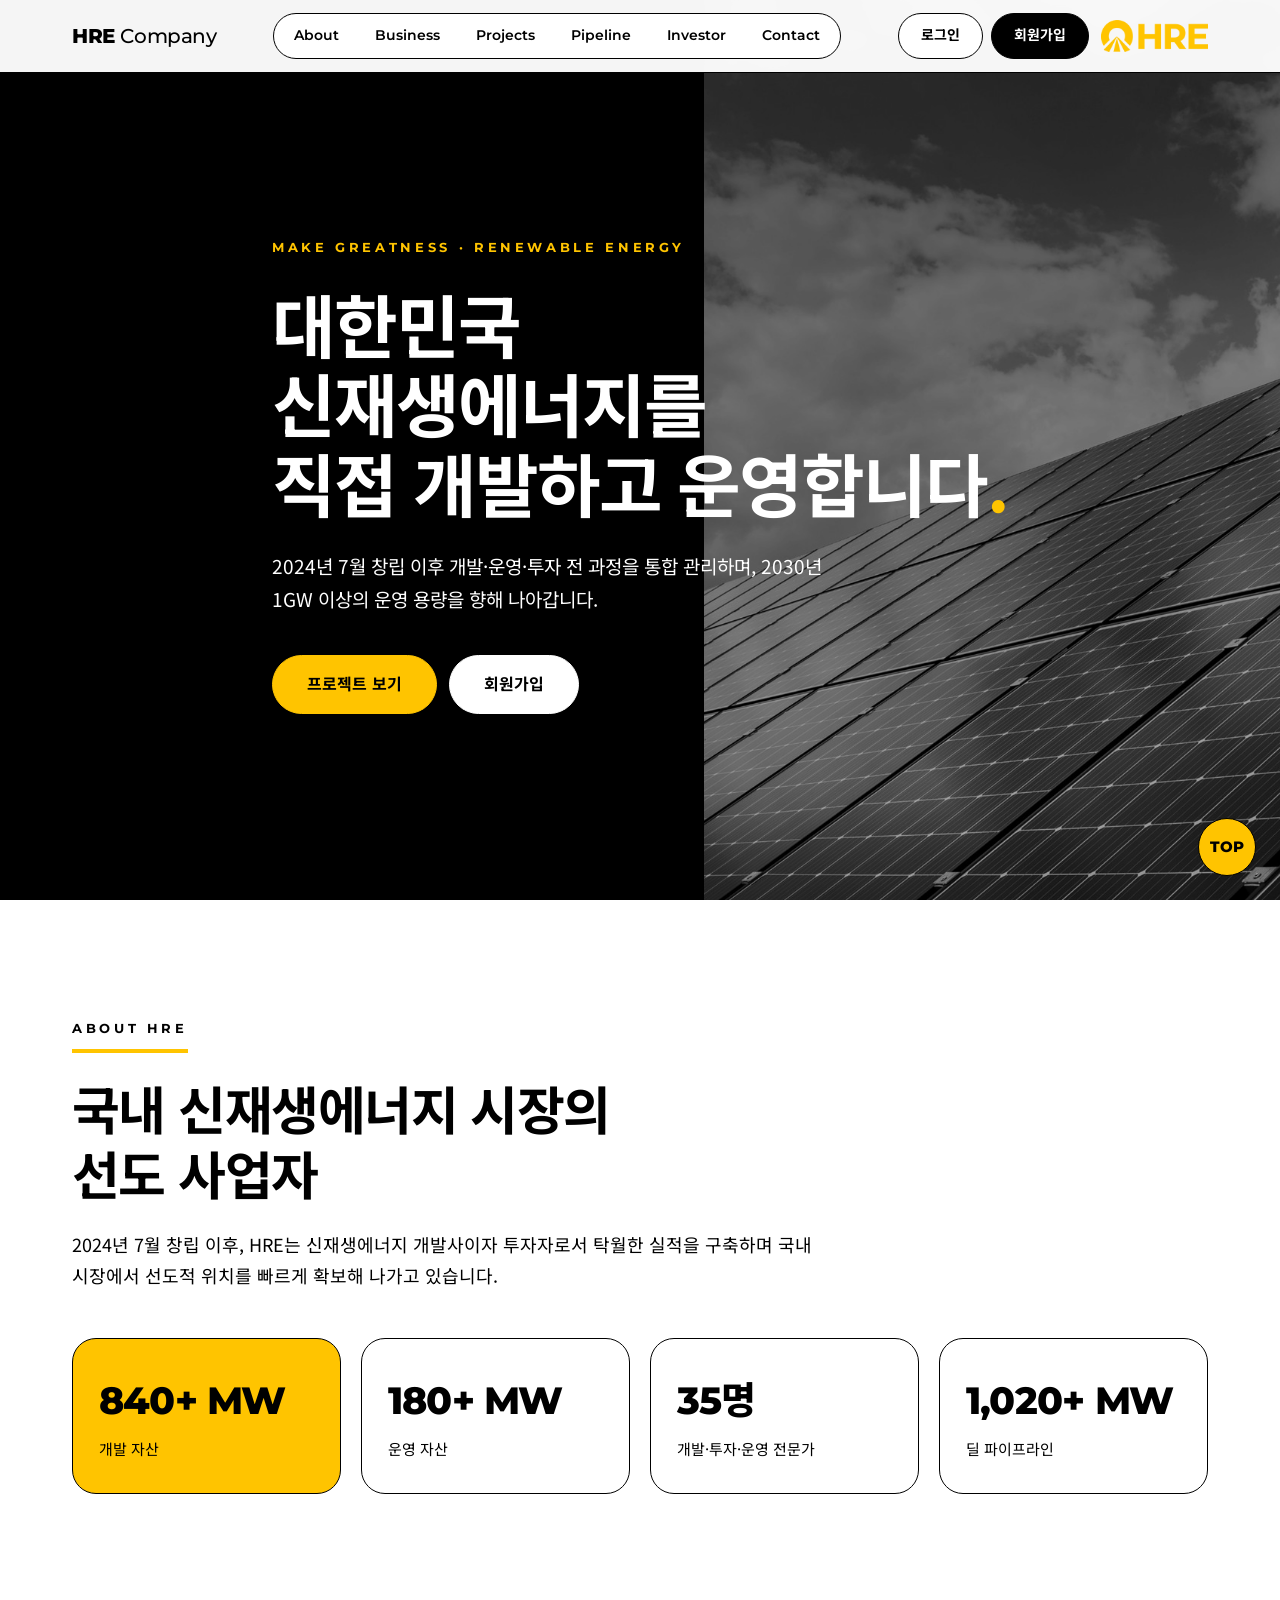
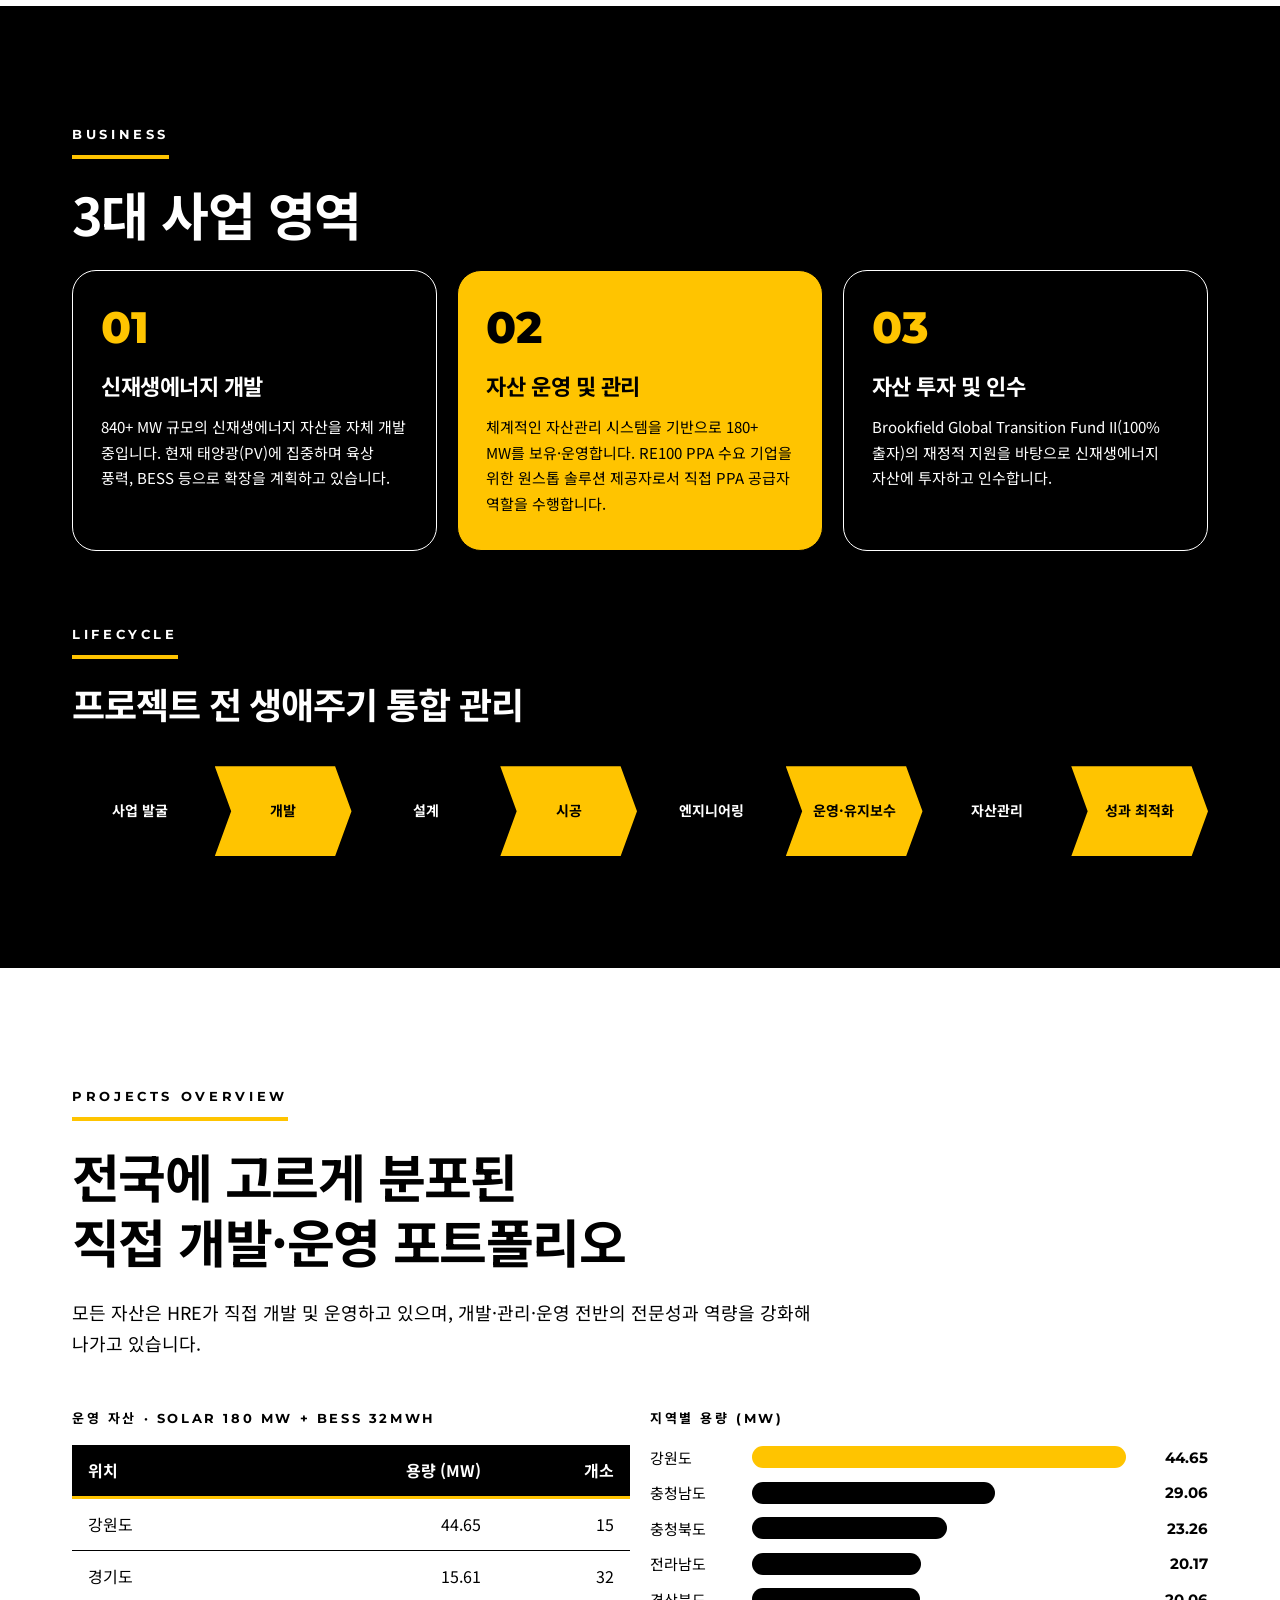
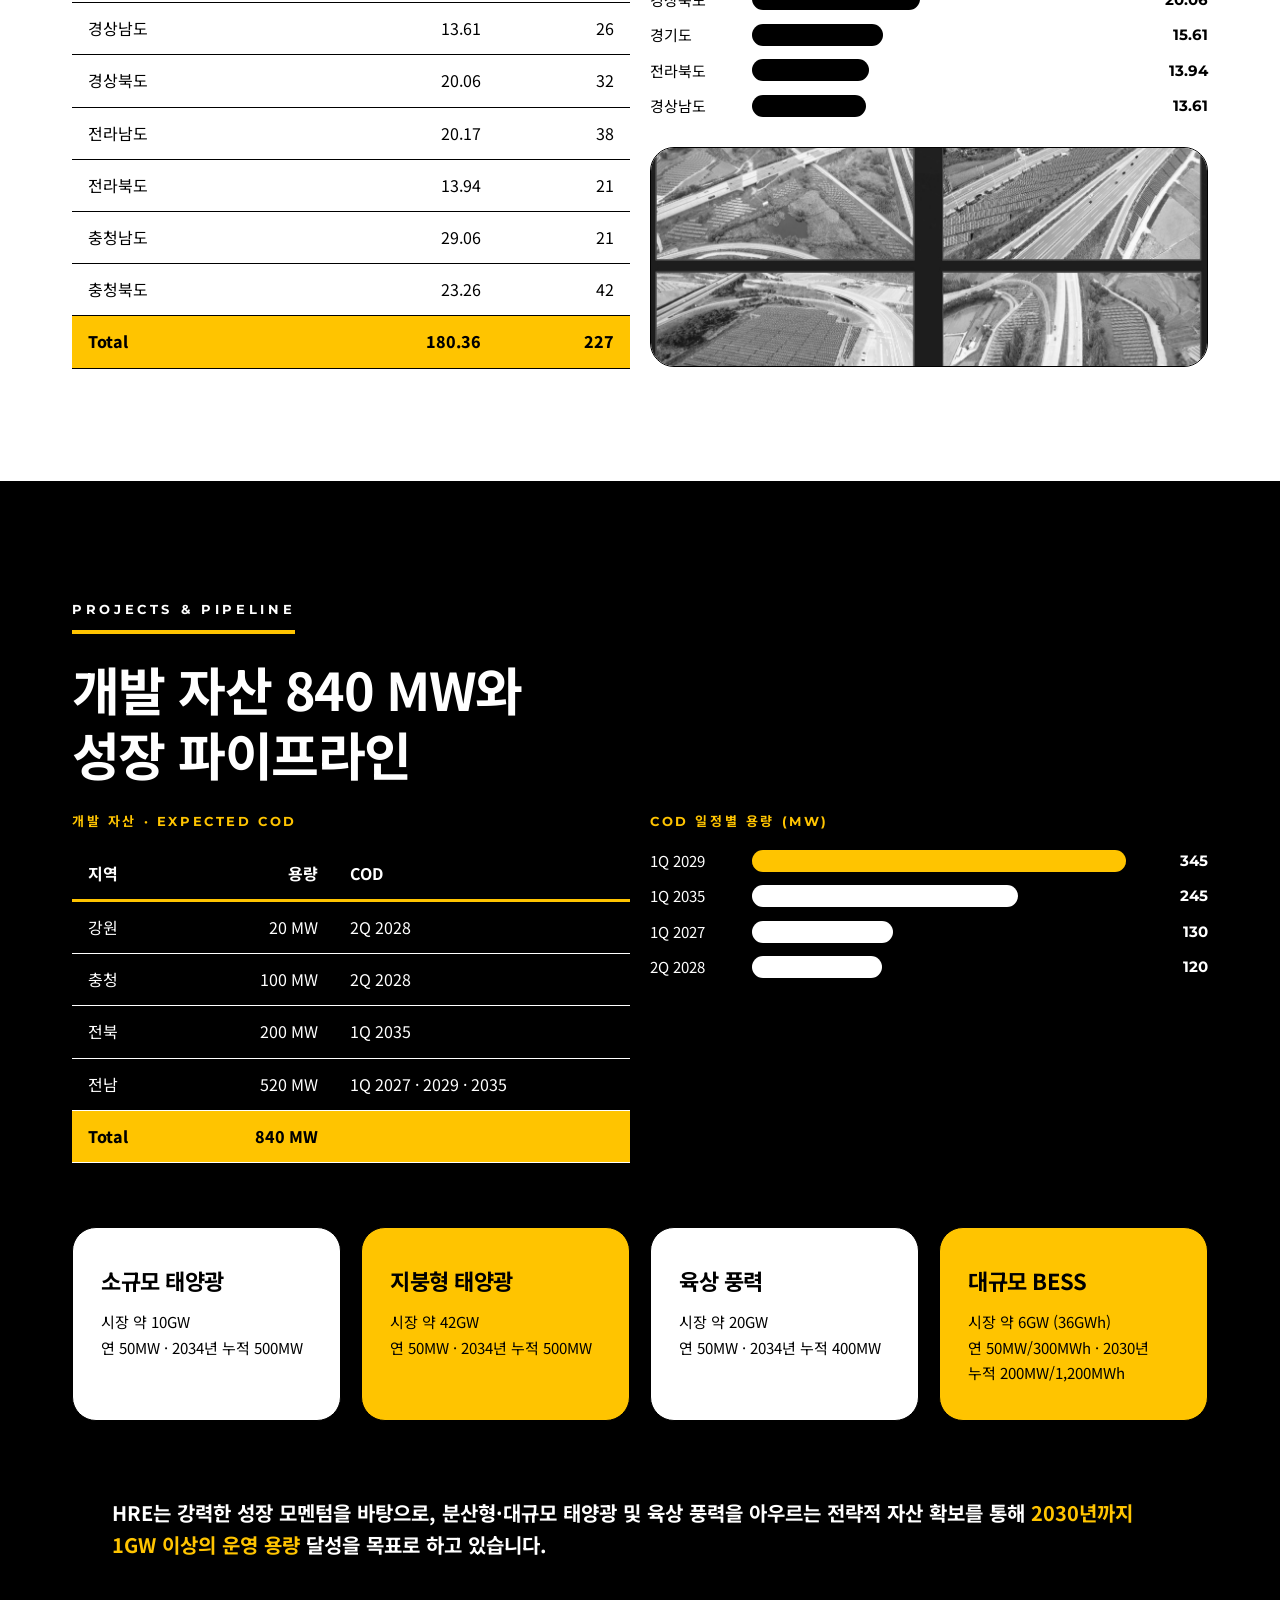
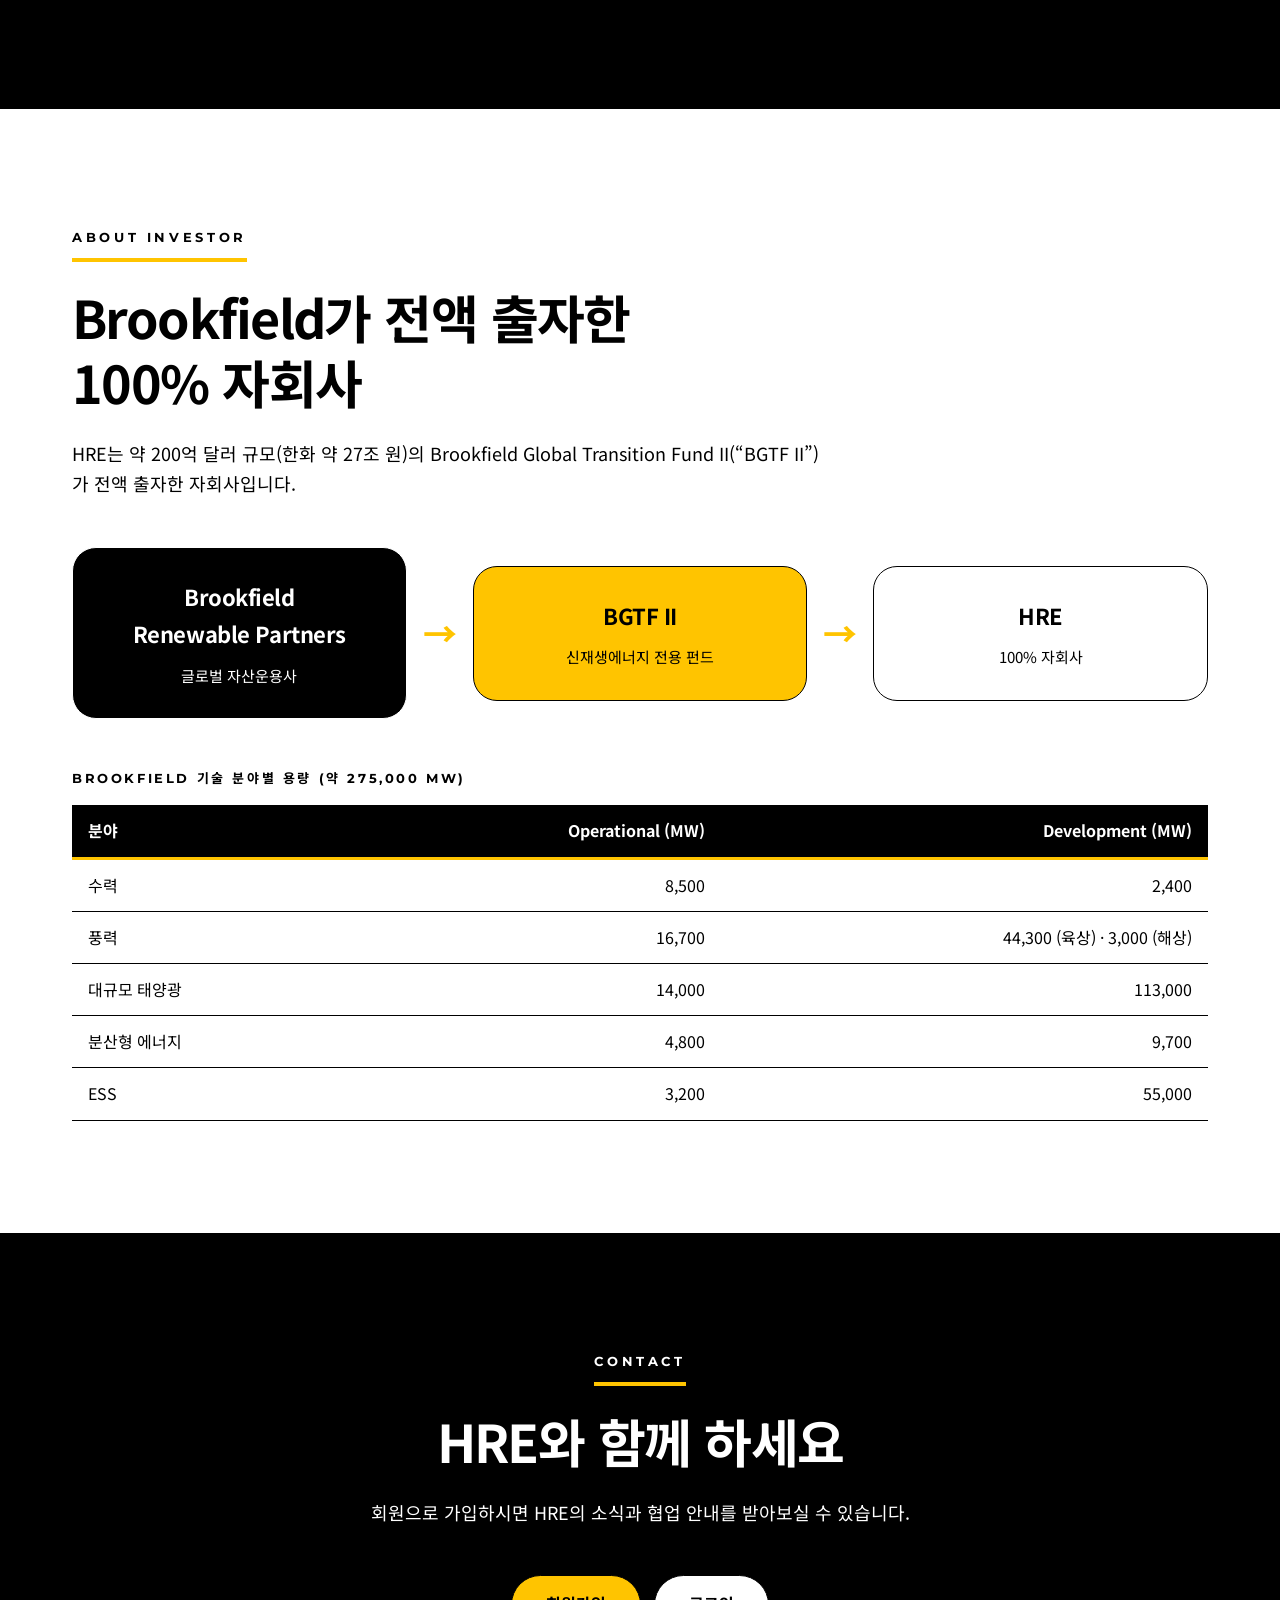
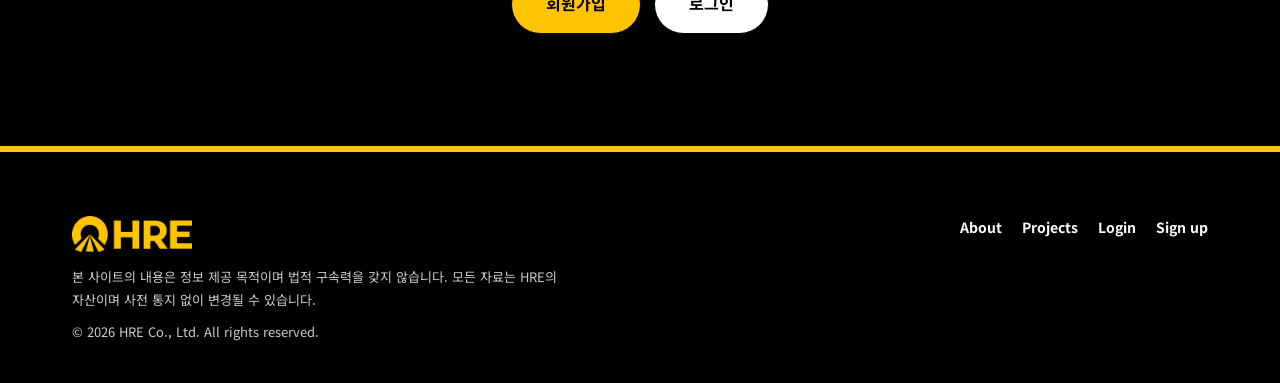
<file: index.html>
<!doctype html>
<html lang="ko">
<head>
<meta charset="utf-8">
<meta name="viewport" content="width=device-width,initial-scale=1">
<title>HRE | 신재생에너지 개발 · 운영 · 투자</title>
<meta name="description" content="HRE는 신재생에너지 개발사이자 투자자로서 국내 신재생에너지 시장의 선도적 위치를 확보해 나가고 있습니다.">
<link rel="icon" href="assets/img/hre-logo.png">
<link rel="preconnect" href="https://fonts.googleapis.com">
<link href="https://fonts.googleapis.com/css2?family=Montserrat:wght@500;600;700;800&family=Noto+Sans+KR:wght@400;500;700&display=swap" rel="stylesheet">
<link rel="stylesheet" href="css/style.css">
</head>
<body>

<header class="hdr">
  <div class="wrap">
    <a class="brand" href="#top">HRE <span>Company</span></a>
    <nav class="nav" id="nav" aria-label="주요 메뉴">
      <a href="#about">About</a>
      <a href="#business">Business</a>
      <a href="#projects">Projects</a>
      <a href="#pipeline">Pipeline</a>
      <a href="#investor">Investor</a>
      <a href="#contact">Contact</a>
    </nav>
    <div class="hdr-right">
      <div class="auth" id="authArea">
        <a class="btn" href="login.html">로그인</a>
        <a class="btn k" href="signup.html">회원가입</a>
      </div>
      <button class="menu-btn" id="menuBtn" aria-label="메뉴 열기">☰</button>
      <a class="hdr-logo" href="#top"><img src="assets/img/hre-logo.png" alt="HRE 로고"></a>
    </div>
  </div>
</header>

<main id="top">
<section class="hero">
  <div class="wrap">
    <p class="kicker">Make Greatness · Renewable Energy</p>
    <h1>대한민국<br>신재생에너지를<br>직접 개발하고 운영합니다<em>.</em></h1>
    <p class="lead">2024년 7월 창립 이후 개발·운영·투자 전 과정을 통합 관리하며, 2030년 1GW 이상의 운영 용량을 향해 나아갑니다.</p>
    <div class="cta">
      <a class="btn y lg" href="#projects">프로젝트 보기</a>
      <a class="btn lg" href="signup.html">회원가입</a>
    </div>
  </div>
</section>

<section id="about">
  <div class="wrap">
    <p class="label">About HRE</p>
    <h2>국내 신재생에너지 시장의<br>선도 사업자</h2>
    <p class="sub">2024년 7월 창립 이후, HRE는 신재생에너지 개발사이자 투자자로서 탁월한 실적을 구축하며 국내 시장에서 선도적 위치를 빠르게 확보해 나가고 있습니다.</p>
    <div class="stats">
      <div class="stat rv"><b data-count="840" data-suffix="+ MW">840+ MW</b><span>개발 자산</span></div>
      <div class="stat rv"><b data-count="180" data-suffix="+ MW">180+ MW</b><span>운영 자산</span></div>
      <div class="stat rv"><b data-count="35" data-suffix="명">35명</b><span>개발·투자·운영 전문가</span></div>
      <div class="stat rv"><b data-count="1020" data-suffix="+ MW">1,020+ MW</b><span>딜 파이프라인</span></div>
    </div>
  </div>
</section>

<section id="business" class="dark">
  <div class="wrap">
    <p class="label" style="border-color:var(--y)">Business</p>
    <h2>3대 사업 영역</h2>
    <div class="grid g3">
      <article class="card k rv"><span class="num" style="color:var(--y)">01</span><h3>신재생에너지 개발</h3><p>840+ MW 규모의 신재생에너지 자산을 자체 개발 중입니다. 현재 태양광(PV)에 집중하며 육상 풍력, BESS 등으로 확장을 계획하고 있습니다.</p></article>
      <article class="card y rv"><span class="num">02</span><h3>자산 운영 및 관리</h3><p>체계적인 자산관리 시스템을 기반으로 180+ MW를 보유·운영합니다. RE100 PPA 수요 기업을 위한 원스톱 솔루션 제공자로서 직접 PPA 공급자 역할을 수행합니다.</p></article>
      <article class="card k rv"><span class="num" style="color:var(--y)">03</span><h3>자산 투자 및 인수</h3><p>Brookfield Global Transition Fund II(100% 출자)의 재정적 지원을 바탕으로 신재생에너지 자산에 투자하고 인수합니다.</p></article>
    </div>
    <p class="label" style="margin-top:72px;border-color:var(--y)">Lifecycle</p>
    <h2 style="font-size:clamp(24px,3vw,36px)">프로젝트 전 생애주기 통합 관리</h2>
    <div class="flow rv">
      <div>사업 발굴</div><div>개발</div><div>설계</div><div>시공</div><div>엔지니어링</div><div>운영·유지보수</div><div>자산관리</div><div>성과 최적화</div>
    </div>
  </div>
</section>

<section id="projects">
  <div class="wrap">
    <p class="label">Projects Overview</p>
    <h2>전국에 고르게 분포된<br>직접 개발·운영 포트폴리오</h2>
    <p class="sub">모든 자산은 HRE가 직접 개발 및 운영하고 있으며, 개발·관리·운영 전반의 전문성과 역량을 강화해 나가고 있습니다.</p>
    <div class="grid g2" style="align-items:start">
      <div class="rv">
        <p class="panel-title">운영 자산 · Solar 180 MW + BESS 32MWh</p>
        <table>
          <thead><tr><th>위치</th><th class="n">용량 (MW)</th><th class="n">개소</th></tr></thead>
          <tbody id="opTable"></tbody>
        </table>
      </div>
      <div class="rv">
        <p class="panel-title">지역별 용량 (MW)</p>
        <div class="bars" id="opBars"></div>
        <div class="photo" style="margin-top:28px;height:220px"><img src="assets/img/road.jpg" alt="도로변 태양광 발전소" loading="lazy"></div>
      </div>
    </div>
  </div>
</section>

<section id="pipeline" class="dark">
  <div class="wrap">
    <p class="label" style="border-color:var(--y)">Projects &amp; Pipeline</p>
    <h2>개발 자산 840 MW와<br>성장 파이프라인</h2>
    <div class="grid g2" style="align-items:start">
      <div class="rv">
        <p class="panel-title" style="color:var(--y)">개발 자산 · Expected COD</p>
        <table>
          <thead><tr><th>지역</th><th class="n">용량</th><th>COD</th></tr></thead>
          <tbody>
            <tr><td>강원</td><td class="n">20 MW</td><td>2Q 2028</td></tr>
            <tr><td>충청</td><td class="n">100 MW</td><td>2Q 2028</td></tr>
            <tr><td>전북</td><td class="n">200 MW</td><td>1Q 2035</td></tr>
            <tr><td>전남</td><td class="n">520 MW</td><td>1Q 2027 · 2029 · 2035</td></tr>
            <tr class="total"><td>Total</td><td class="n">840 MW</td><td></td></tr>
          </tbody>
        </table>
      </div>
      <div class="rv">
        <p class="panel-title" style="color:var(--y)">COD 일정별 용량 (MW)</p>
        <div class="bars" id="codBars"></div>
      </div>
    </div>
    <div class="grid g4" style="margin-top:64px">
      <article class="card rv"><h3>소규모 태양광</h3><p>시장 약 10GW<br>연 50MW · 2034년 누적 500MW</p></article>
      <article class="card y rv"><h3>지붕형 태양광</h3><p>시장 약 42GW<br>연 50MW · 2034년 누적 500MW</p></article>
      <article class="card rv"><h3>육상 풍력</h3><p>시장 약 20GW<br>연 50MW · 2034년 누적 400MW</p></article>
      <article class="card y rv"><h3>대규모 BESS</h3><p>시장 약 6GW (36GWh)<br>연 50MW/300MWh · 2030년 누적 200MW/1,200MWh</p></article>
    </div>
    <div class="quote rv">HRE는 강력한 성장 모멘텀을 바탕으로, 분산형·대규모 태양광 및 육상 풍력을 아우르는 전략적 자산 확보를 통해 <em>2030년까지 1GW 이상의 운영 용량</em> 달성을 목표로 하고 있습니다.</div>
  </div>
</section>

<section id="investor">
  <div class="wrap">
    <p class="label">About Investor</p>
    <h2>Brookfield가 전액 출자한<br>100% 자회사</h2>
    <p class="sub">HRE는 약 200억 달러 규모(한화 약 27조 원)의 Brookfield Global Transition Fund II(“BGTF II”)가 전액 출자한 자회사입니다.</p>
    <div class="chain rv">
      <div class="card k"><h3>Brookfield<br>Renewable Partners</h3><p>글로벌 자산운용사</p></div>
      <div class="arrow">→</div>
      <div class="card y"><h3>BGTF II</h3><p>신재생에너지 전용 펀드</p></div>
      <div class="arrow">→</div>
      <div class="card"><h3>HRE</h3><p>100% 자회사</p></div>
    </div>
    <p class="panel-title" style="margin-top:48px">Brookfield 기술 분야별 용량 (약 275,000 MW)</p>
    <table class="rv">
      <thead><tr><th>분야</th><th class="n">Operational (MW)</th><th class="n">Development (MW)</th></tr></thead>
      <tbody>
        <tr><td>수력</td><td class="n">8,500</td><td class="n">2,400</td></tr>
        <tr><td>풍력</td><td class="n">16,700</td><td class="n">44,300 (육상) · 3,000 (해상)</td></tr>
        <tr><td>대규모 태양광</td><td class="n">14,000</td><td class="n">113,000</td></tr>
        <tr><td>분산형 에너지</td><td class="n">4,800</td><td class="n">9,700</td></tr>
        <tr><td>ESS</td><td class="n">3,200</td><td class="n">55,000</td></tr>
      </tbody>
    </table>
  </div>
</section>

<section id="contact" class="dark">
  <div class="wrap" style="text-align:center">
    <p class="label" style="border-color:var(--y)">Contact</p>
    <h2>HRE와 함께 하세요</h2>
    <p class="sub" style="margin-left:auto;margin-right:auto">회원으로 가입하시면 HRE의 소식과 협업 안내를 받아보실 수 있습니다.</p>
    <a class="btn y lg" href="signup.html">회원가입</a>
    <a class="btn lg" href="login.html" style="margin-left:8px">로그인</a>
  </div>
</section>
</main>

<footer class="ftr">
  <div class="wrap">
    <div>
      <img src="assets/img/hre-logo.png" alt="HRE">
      <p>본 사이트의 내용은 정보 제공 목적이며 법적 구속력을 갖지 않습니다. 모든 자료는 HRE의 자산이며 사전 통지 없이 변경될 수 있습니다.</p>
      <p style="margin-top:10px">© 2026 HRE Co., Ltd. All rights reserved.</p>
    </div>
    <nav><a href="#about">About</a><a href="#projects">Projects</a><a href="login.html">Login</a><a href="signup.html">Sign up</a></nav>
  </div>
</footer>
<a class="fab" href="#top" aria-label="맨 위로">TOP</a>

<script src="js/auth.js"></script>
<script src="js/main.js"></script>
</body>
</html>
</file>
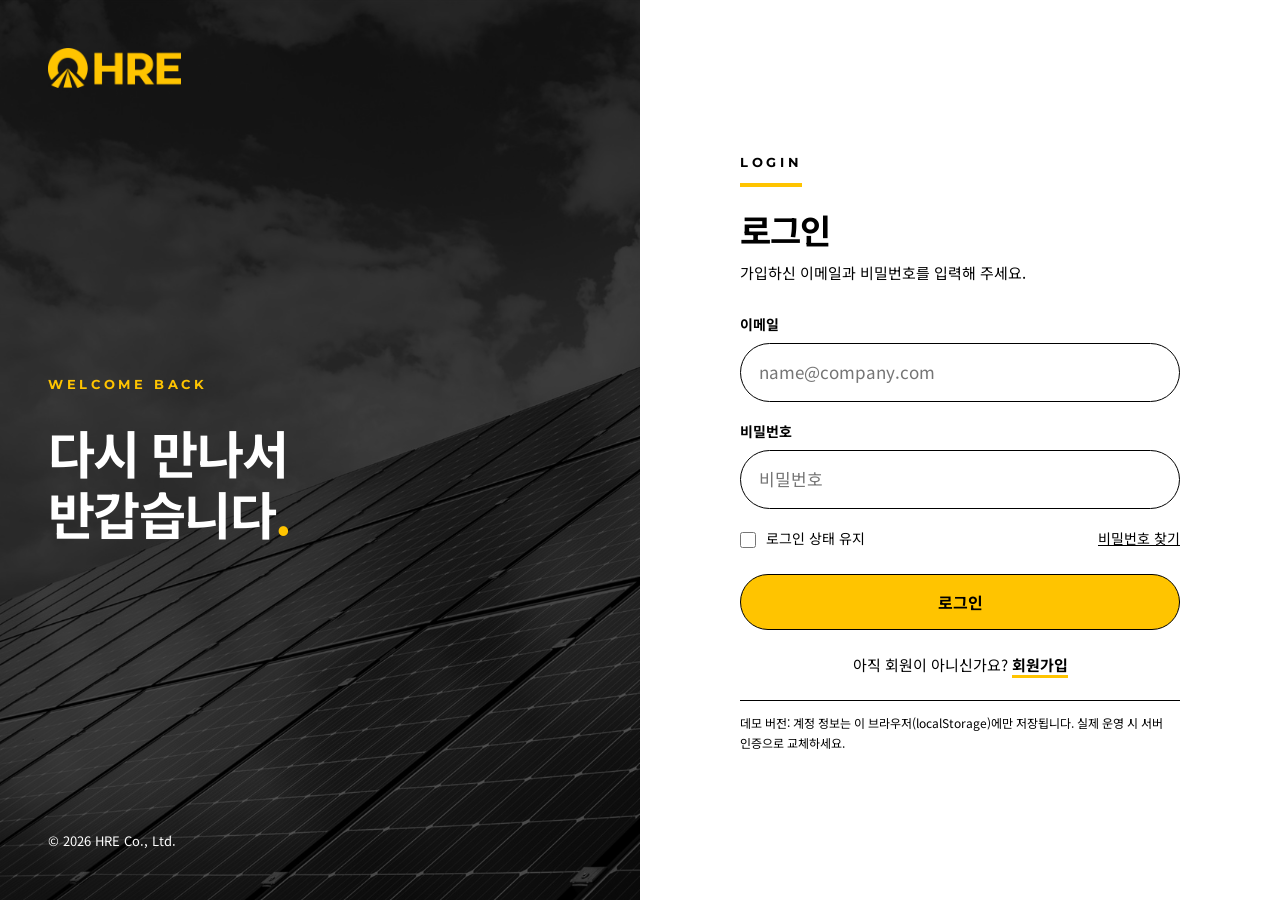
<file: login.html>
<!doctype html>
<html lang="ko">
<head>
<meta charset="utf-8">
<meta name="viewport" content="width=device-width,initial-scale=1">
<title>로그인 | HRE</title>
<link rel="icon" href="assets/img/hre-logo.png">
<link href="https://fonts.googleapis.com/css2?family=Montserrat:wght@500;600;700;800&family=Noto+Sans+KR:wght@400;500;700&display=swap" rel="stylesheet">
<link rel="stylesheet" href="css/style.css">
</head>
<body>
<div class="auth-page">
  <aside class="auth-side">
    <a href="index.html"><img src="assets/img/hre-logo.png" alt="HRE"></a>
    <div>
      <p class="kicker">Welcome back</p>
      <h1>다시 만나서<br>반갑습니다<em>.</em></h1>
    </div>
    <p style="font-size:13px">© 2026 HRE Co., Ltd.</p>
  </aside>
  <main class="auth-main">
    <div class="auth-box">
      <p class="label">Login</p>
      <h2>로그인</h2>
      <p class="desc">가입하신 이메일과 비밀번호를 입력해 주세요.</p>
      <div class="alert" id="alert" role="alert"></div>
      <form id="loginForm" novalidate>
        <div class="field">
          <label for="email">이메일</label>
          <input type="email" id="email" name="email" autocomplete="email" placeholder="name@company.com" required>
          <div class="msg" id="emailMsg"></div>
        </div>
        <div class="field">
          <label for="password">비밀번호</label>
          <input type="password" id="password" name="password" autocomplete="current-password" placeholder="비밀번호" required>
          <div class="msg" id="passwordMsg"></div>
        </div>
        <div class="form-foot">
          <label class="check" style="margin:0"><input type="checkbox" id="remember"> 로그인 상태 유지</label>
          <a href="#" id="forgot" style="text-decoration:underline">비밀번호 찾기</a>
        </div>
        <button class="btn y lg" type="submit" style="width:100%" id="submitBtn">로그인</button>
      </form>
      <p style="margin-top:22px;font-size:15px;text-align:center">아직 회원이 아니신가요? <a href="signup.html" style="font-weight:700;border-bottom:3px solid var(--y)">회원가입</a></p>
      <p class="note">데모 버전: 계정 정보는 이 브라우저(localStorage)에만 저장됩니다. 실제 운영 시 서버 인증으로 교체하세요.</p>
    </div>
  </main>
</div>
<script src="js/auth.js"></script>
<script src="js/forms.js"></script>
</body>
</html>
</file>
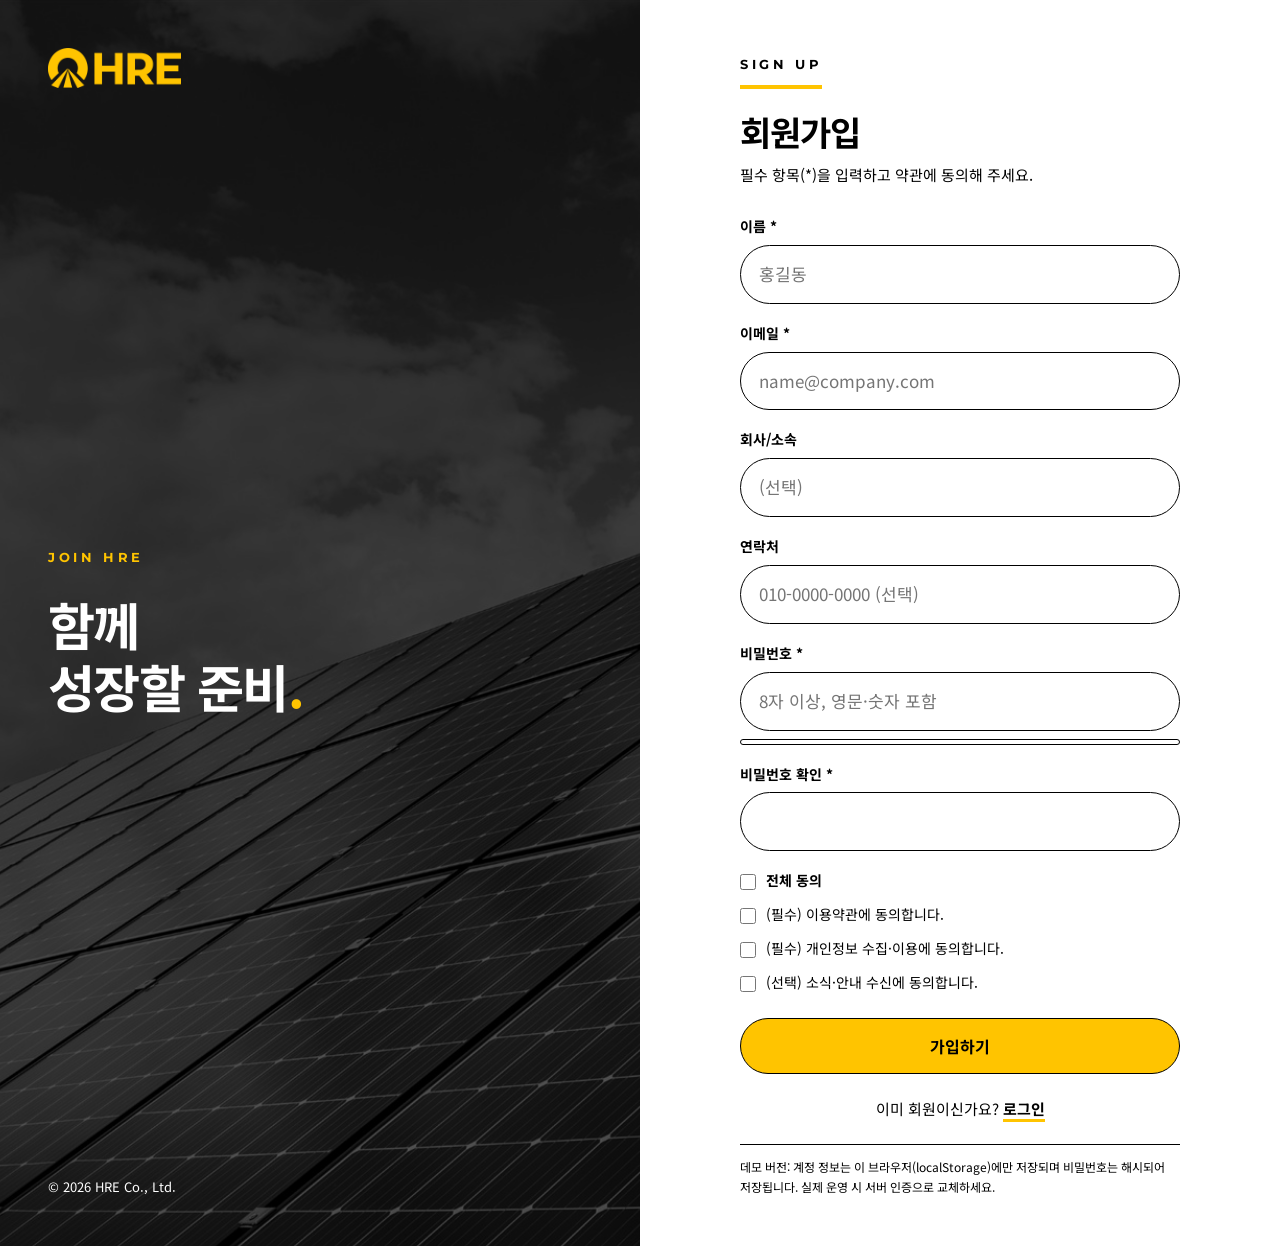
<file: signup.html>
<!doctype html>
<html lang="ko">
<head>
<meta charset="utf-8">
<meta name="viewport" content="width=device-width,initial-scale=1">
<title>회원가입 | HRE</title>
<link rel="icon" href="assets/img/hre-logo.png">
<link href="https://fonts.googleapis.com/css2?family=Montserrat:wght@500;600;700;800&family=Noto+Sans+KR:wght@400;500;700&display=swap" rel="stylesheet">
<link rel="stylesheet" href="css/style.css">
</head>
<body>
<div class="auth-page">
  <aside class="auth-side">
    <a href="index.html"><img src="assets/img/hre-logo.png" alt="HRE"></a>
    <div>
      <p class="kicker">Join HRE</p>
      <h1>함께<br>성장할 준비<em>.</em></h1>
    </div>
    <p style="font-size:13px">© 2026 HRE Co., Ltd.</p>
  </aside>
  <main class="auth-main">
    <div class="auth-box">
      <p class="label">Sign up</p>
      <h2>회원가입</h2>
      <p class="desc">필수 항목(*)을 입력하고 약관에 동의해 주세요.</p>
      <div class="alert" id="alert" role="alert"></div>
      <form id="signupForm" novalidate>
        <div class="field">
          <label for="name">이름 *</label>
          <input type="text" id="name" name="name" autocomplete="name" placeholder="홍길동" required>
          <div class="msg" id="nameMsg"></div>
        </div>
        <div class="field">
          <label for="email">이메일 *</label>
          <input type="email" id="email" name="email" autocomplete="email" placeholder="name@company.com" required>
          <div class="msg" id="emailMsg"></div>
        </div>
        <div class="field">
          <label for="company">회사/소속</label>
          <input type="text" id="company" name="company" autocomplete="organization" placeholder="(선택)">
        </div>
        <div class="field">
          <label for="phone">연락처</label>
          <input type="tel" id="phone" name="phone" autocomplete="tel" placeholder="010-0000-0000 (선택)">
          <div class="msg" id="phoneMsg"></div>
        </div>
        <div class="field">
          <label for="password">비밀번호 *</label>
          <input type="password" id="password" name="password" autocomplete="new-password" placeholder="8자 이상, 영문·숫자 포함" required>
          <div class="strength"><i id="strengthBar"></i></div>
          <div class="msg" id="passwordMsg"></div>
        </div>
        <div class="field">
          <label for="password2">비밀번호 확인 *</label>
          <input type="password" id="password2" name="password2" autocomplete="new-password" required>
          <div class="msg" id="password2Msg"></div>
        </div>
        <label class="check"><input type="checkbox" id="agreeAll"> <b>전체 동의</b></label>
        <label class="check"><input type="checkbox" id="terms" class="agree"> (필수) 이용약관에 동의합니다.</label>
        <label class="check"><input type="checkbox" id="privacy" class="agree"> (필수) 개인정보 수집·이용에 동의합니다.</label>
        <label class="check"><input type="checkbox" id="marketing" class="agree"> (선택) 소식·안내 수신에 동의합니다.</label>
        <div class="msg" id="agreeMsg"></div>
        <button class="btn y lg" type="submit" style="width:100%;margin-top:14px" id="submitBtn">가입하기</button>
      </form>
      <p style="margin-top:22px;font-size:15px;text-align:center">이미 회원이신가요? <a href="login.html" style="font-weight:700;border-bottom:3px solid var(--y)">로그인</a></p>
      <p class="note">데모 버전: 계정 정보는 이 브라우저(localStorage)에만 저장되며 비밀번호는 해시되어 저장됩니다. 실제 운영 시 서버 인증으로 교체하세요.</p>
    </div>
  </main>
</div>
<script src="js/auth.js"></script>
<script src="js/forms.js"></script>
</body>
</html>
</file>
<file: css/style.css>
﻿/* HRE site — 검정 / 흰색 / 포인트 #FFC400 */
:root{--y:#FFC400;--k:#000;--w:#fff;--en:'Montserrat','Noto Sans KR',Arial,sans-serif;--ko:'Noto Sans KR','Apple SD Gothic Neo',Arial,sans-serif;--r:24px;--max:1200px}
*{box-sizing:border-box;margin:0;padding:0}
html{scroll-behavior:smooth;scroll-padding-top:90px}
body{word-break:keep-all;font-family:var(--ko);color:var(--k);background:var(--w);line-height:1.7;font-size:17px;-webkit-font-smoothing:antialiased}
img{max-width:100%;display:block}
a{color:inherit;text-decoration:none}
ul{list-style:none}
.wrap{max-width:var(--max);margin:0 auto;padding:0 32px}

/* Header */
.hdr{position:fixed;inset:0 0 auto 0;z-index:100;background:rgba(255,255,255,.96);border-bottom:1px solid var(--k);backdrop-filter:blur(6px)}
.hdr .wrap{display:flex;align-items:center;justify-content:space-between;gap:16px;height:72px}
.brand{font-family:var(--en);font-weight:800;font-size:20px;letter-spacing:-.02em}
.brand span{font-weight:500}
.nav{display:flex;gap:4px;border:1px solid var(--k);border-radius:999px;padding:4px;background:var(--w)}
.nav a{font-family:var(--en);font-weight:600;font-size:14px;padding:6px 16px;border-radius:999px}
.nav a:hover,.nav a.on{background:var(--y)}
.hdr-right{display:flex;align-items:center;gap:12px}
.hdr-logo img{height:32px;width:auto}
.auth{display:flex;gap:8px;align-items:center}
.btn{display:inline-block;font-family:var(--en);font-weight:700;font-size:14px;padding:10px 22px;border-radius:999px;border:1px solid var(--k);background:var(--w);color:var(--k);cursor:pointer;transition:.2s}
.btn:hover{background:var(--y)}
.btn.y{background:var(--y)}.btn.y:hover{background:var(--k);color:var(--y)}
.btn.k{background:var(--k);color:var(--w)}.btn.k:hover{background:var(--y);color:var(--k)}
.btn.lg{padding:15px 34px;font-size:16px}
.user-chip{font-weight:700;font-size:14px;background:var(--y);border-radius:999px;padding:8px 16px}
.menu-btn{display:none;background:none;border:1px solid var(--k);border-radius:999px;width:42px;height:42px;font-size:20px;cursor:pointer}

/* Hero */
.hero{position:relative;min-height:100vh;background:var(--k);color:var(--w);display:flex;align-items:center;padding:140px 0 90px;overflow:hidden}
.hero::before{content:"";position:absolute;inset:0 0 0 55%;background:url(../assets/img/hero-solar.jpg) center/cover;opacity:.7;filter:grayscale(1)}
.hero .wrap{position:relative;z-index:2}
.kicker{font-family:var(--en);font-weight:700;letter-spacing:.28em;text-transform:uppercase;font-size:13px;color:var(--y);margin-bottom:26px}
.hero h1{font-weight:700;font-size:clamp(36px,5.4vw,76px);line-height:1.15;letter-spacing:-.03em;max-width:900px}
.hero h1 em{font-style:normal;color:var(--y)}
.hero p.lead{margin:28px 0 40px;font-size:19px;max-width:560px}
.hero .cta{display:flex;gap:12px;flex-wrap:wrap}
.hero .btn{border-color:var(--w)}
.hero .btn.y{border-color:var(--y)}

/* Sections */
section{padding:112px 0}
section.dark{background:var(--k);color:var(--w)}
.label{font-family:var(--en);font-weight:700;letter-spacing:.28em;text-transform:uppercase;font-size:13px;display:inline-block;padding-bottom:10px;border-bottom:4px solid var(--y);margin-bottom:22px}
h2{font-size:clamp(30px,4.2vw,52px);line-height:1.25;letter-spacing:-.03em;font-weight:700;margin-bottom:24px}
.sub{max-width:760px;font-size:18px;margin-bottom:48px}
.grid{display:grid;gap:20px}
.g3{grid-template-columns:repeat(3,1fr)}.g4{grid-template-columns:repeat(4,1fr)}.g2{grid-template-columns:1fr 1fr}
.card{border:1px solid var(--k);border-radius:var(--r);padding:34px 28px;background:var(--w);color:var(--k)}
.card.y{background:var(--y)}.card.k{background:var(--k);color:var(--w);border-color:var(--w)}
.card .num{font-family:var(--en);font-weight:800;font-size:44px;line-height:1;display:block;margin-bottom:18px}
.card h3{font-size:22px;margin-bottom:10px;letter-spacing:-.02em}
.card p{font-size:15px}
.stats{display:grid;grid-template-columns:repeat(4,1fr);gap:20px;margin-top:8px}
.stat{border:1px solid var(--k);border-radius:var(--r);padding:30px 26px}
.stat:first-child{background:var(--y)}
.stat b{display:block;font-family:var(--en);font-weight:800;font-size:clamp(26px,3vw,38px);letter-spacing:-.02em}
.stat span{font-size:15px}
.quote{margin-top:40px;background:var(--k);color:var(--w);border-radius:var(--r);padding:36px 40px;font-size:20px;font-weight:700;line-height:1.6}
.quote em{font-style:normal;color:var(--y)}
.photo{border-radius:var(--r);overflow:hidden;border:1px solid var(--k)}
.photo img{width:100%;height:100%;object-fit:cover;filter:grayscale(1)}

/* Lifecycle */
.flow{display:grid;grid-template-columns:repeat(8,1fr);gap:6px;margin-top:40px}
.flow div{background:var(--k);color:var(--w);padding:20px 8px;text-align:center;font-weight:700;font-size:14px;clip-path:polygon(0 0,88% 0,100% 50%,88% 100%,0 100%,12% 50%);display:flex;align-items:center;justify-content:center;min-height:90px}
.flow div:nth-child(even){background:var(--y);color:var(--k)}

/* Table & bars */
table{width:100%;border-collapse:collapse;font-size:16px}
th{background:var(--k);color:var(--w);border-bottom:3px solid var(--y);text-align:left;padding:12px 16px;font-weight:700}
td{padding:12px 16px;border-bottom:1px solid var(--k)}
td.n,th.n{text-align:right;font-variant-numeric:tabular-nums}
tr.total td{background:var(--y);font-weight:800}
.dark table td{border-color:var(--w);color:var(--w)}
.dark tr.total td{color:var(--k)}
.bars{display:grid;gap:10px}
.bar{display:grid;grid-template-columns:90px 1fr 70px;gap:12px;align-items:center;font-size:15px}
.bar i{display:block;height:22px;background:var(--k);border-radius:999px;width:0;transition:width 1s ease}
.bar.top i{background:var(--y)}
.dark .bar i{background:var(--w)}.dark .bar.top i{background:var(--y)}
.bar b{text-align:right;font-family:var(--en)}
.panel-title{font-family:var(--en);font-weight:700;font-size:13px;letter-spacing:.2em;text-transform:uppercase;margin-bottom:16px}
.cod{display:grid;grid-template-columns:repeat(4,1fr);gap:16px;margin-top:40px}
.cod div{border-top:3px solid var(--y);padding-top:14px}
.cod b{font-family:var(--en);font-size:22px;color:var(--y);display:block}
.pill{display:inline-block;border:1px solid currentColor;border-radius:999px;padding:3px 14px;font-size:13px;font-weight:700;margin:0 6px 6px 0}

/* Investor */
.chain{display:grid;grid-template-columns:1fr auto 1fr auto 1fr;gap:16px;align-items:center;margin:32px 0}
.chain .card{text-align:center;padding:30px 20px}
.chain .arrow{font-size:34px;font-weight:800;color:var(--y)}

/* Footer */
.ftr{background:var(--k);color:var(--w);padding:64px 0 40px;border-top:6px solid var(--y)}
.ftr .wrap{display:flex;justify-content:space-between;gap:32px;flex-wrap:wrap}
.ftr img{height:36px;margin-bottom:14px}
.ftr p{font-size:13px;max-width:520px;opacity:.8}
.ftr nav{display:flex;gap:20px;font-size:14px;font-weight:700}
.ftr nav a:hover{color:var(--y)}
.fab{position:fixed;right:24px;bottom:24px;width:58px;height:58px;border-radius:50%;background:var(--y);border:1px solid var(--k);display:grid;place-items:center;font-family:var(--en);font-weight:800;font-size:15px;z-index:90}

/* Auth pages */
.auth-page{min-height:100vh;display:grid;grid-template-columns:1fr 1fr}
.auth-side{background:var(--k);color:var(--w);padding:48px;display:flex;flex-direction:column;justify-content:space-between;position:relative;overflow:hidden}
.auth-side::before{content:"";position:absolute;inset:0;background:url(../assets/img/hero-solar.jpg) center/cover;opacity:.35}
.auth-side>*{position:relative}
.auth-side h1{font-size:clamp(32px,4vw,56px);line-height:1.2;letter-spacing:-.03em}
.auth-side h1 em{font-style:normal;color:var(--y)}
.auth-side img{height:40px;width:auto}
.auth-main{display:flex;align-items:center;justify-content:center;padding:48px 32px}
.auth-box{width:100%;max-width:440px}
.auth-box h2{font-size:34px;margin-bottom:8px}
.auth-box .desc{margin-bottom:28px;font-size:15px}
.field{margin-bottom:18px}
.field label{display:block;font-weight:700;font-size:14px;margin-bottom:6px}
.field input[type=text],.field input[type=email],.field input[type=password],.field input[type=tel]{width:100%;font:inherit;padding:14px 18px;border:1px solid var(--k);border-radius:999px;background:var(--w);outline:none}
.field input:focus{box-shadow:0 0 0 3px var(--y)}
.field.err input{border-width:2px}
.msg{font-size:13px;font-weight:700;margin-top:6px;min-height:0}
.msg.err{border-left:4px solid var(--k);padding-left:8px;background:var(--y)}
.check{display:flex;gap:10px;align-items:flex-start;font-size:14px;margin-bottom:10px}
.check input{margin-top:5px;accent-color:#000;width:16px;height:16px}
.form-foot{display:flex;justify-content:space-between;font-size:14px;margin:6px 0 24px}
.alert{border:2px solid var(--k);border-radius:16px;padding:12px 16px;font-size:14px;font-weight:700;margin-bottom:18px;display:none;background:var(--y)}
.alert.show{display:block}
.strength{height:6px;border-radius:999px;border:1px solid var(--k);margin-top:8px;overflow:hidden}
.strength i{display:block;height:100%;width:0;background:var(--y);transition:.3s}
.note{margin-top:22px;font-size:12px;border-top:1px solid var(--k);padding-top:12px}

/* Reveal */
.rv{opacity:0;transform:translateY(24px);transition:.7s}
.rv.in{opacity:1;transform:none}

@media (max-width:980px){
  .nav{display:none}.menu-btn{display:block}
  .nav.open{display:flex;flex-direction:column;position:absolute;top:72px;left:16px;right:16px;border-radius:24px;padding:12px}
  .g3,.g4,.g2,.stats,.cod{grid-template-columns:1fr 1fr}
  .flow{grid-template-columns:repeat(4,1fr)}
  .chain{grid-template-columns:1fr}.chain .arrow{transform:rotate(90deg);text-align:center}
  .auth-page{grid-template-columns:1fr}.auth-side{min-height:240px}
}
@media (max-width:640px){
  .wrap{padding:0 18px}section{padding:72px 0}
  .g3,.g4,.g2,.stats,.cod{grid-template-columns:1fr}
  .flow{grid-template-columns:repeat(2,1fr)}
  .auth .btn.k{display:none}.hdr-logo img{height:24px}
  .bar{grid-template-columns:70px 1fr 56px}
  table{font-size:14px}th,td{padding:10px 8px}
  .hero::before{inset:0;opacity:.3}
}
</file>
